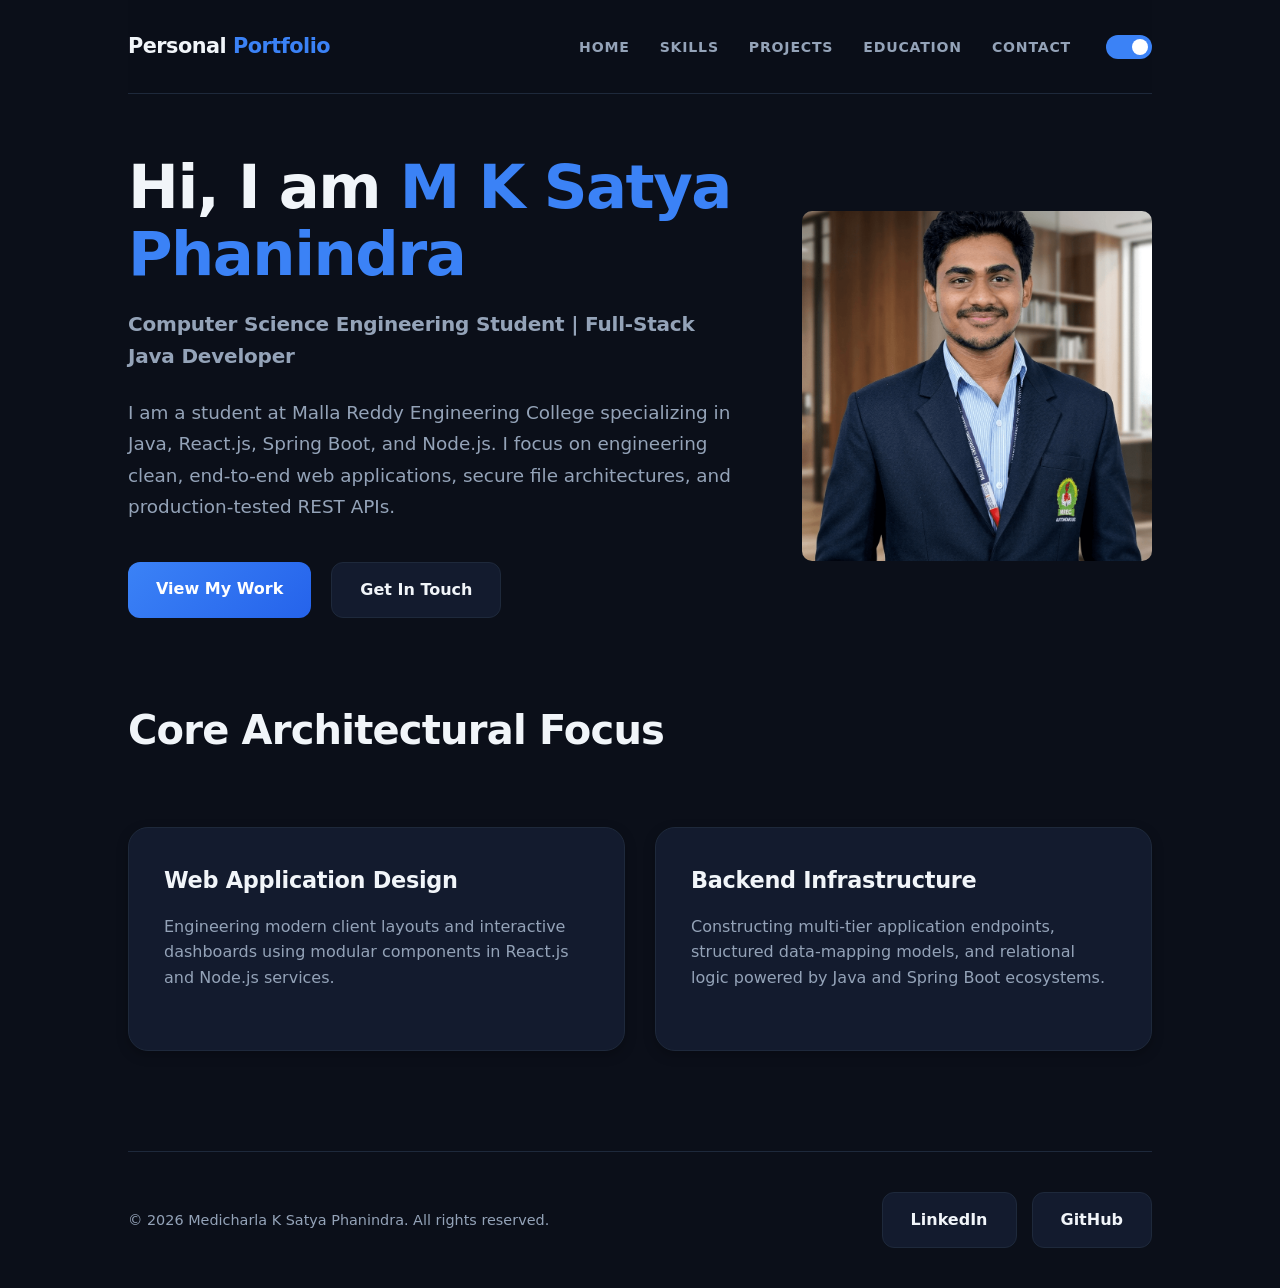
<file: index.html>
<!DOCTYPE html>
<html lang="en" data-theme="dark">

<head>
    <meta charset="UTF-8">
    <meta name="viewport" content="width=device-width, initial-scale=1.0">
    <title>Portfolio | M K Satya Phanindra</title>
    <link rel="stylesheet" href="style.css">
</head>

<body>
    <div class="main">
        <header class="top-section">
            <div class="logo">Personal<span> Portfolio</span></div>
            <div class="nav-container">
                <nav>
                    <ul class="nav-links">
                        <li><a href="index.html">Home</a></li>
                        <li><a href="skill.html">Skills</a></li>
                        <li><a href="project.html">Projects</a></li>
                        <li><a href="education.html">Education</a></li>
                        <li><a href="contact.html">Contact</a></li>
                    </ul>
                </nav>
                <label class="theme-switch" for="checkbox">
                    <input type="checkbox" id="checkbox" />
                    <span class="slider"></span>
                </label>
            </div>
        </header>

        <section class="middle-section">
            <div class="personal-info">
                <h1>Hi, I am <span>M K Satya Phanindra</span></h1>
                <p class="sub-text">Computer Science Engineering Student | Full-Stack Java Developer</p>
                <p>I am a student at Malla Reddy Engineering College specializing in Java, React.js, Spring Boot, and
                    Node.js. I focus on engineering clean, end-to-end web applications, secure file architectures, and
                    production-tested REST APIs.</p>
                <div class="cta-buttons">
                    <a href="project.html" class="media submit-btn">View My Work</a>
                    <a href="contact.html" class="media">Get In Touch</a>
                </div>
            </div>
            <div class="profile-pic">
                <img src="pic.png" alt="Satya Phanindra">
            </div>
        </section>

        <main class="content">
            <div class="title-header">
                <h2>Core Architectural Focus</h2>
            </div>
            <div class="portfolio-grid">
                <div class="project-card">
                    <h3>Web Application Design</h3>
                    <p>Engineering modern client layouts and interactive dashboards using modular components in React.js
                        and Node.js services.</p>
                </div>
                <div class="project-card">
                    <h3>Backend Infrastructure</h3>
                    <p>Constructing multi-tier application endpoints, structured data-mapping models, and relational
                        logic powered by Java and Spring Boot ecosystems.</p>
                </div>
            </div>
        </main>

        <footer class="bottom-section">
            <p class="footer-text">© 2026 Medicharla K Satya Phanindra. All rights reserved.</p>
            <div class="social-links">
                <a href="https://www.linkedin.com/in/m-k-satya-phanindra-839710374/" target="_blank"
                    class="media">LinkedIn</a>
                <a href="https://github.com/Kanish20X" target="_blank" class="media">GitHub</a>
            </div>
        </footer>
    </div>
    <script src="script.js"></script>
</body>

</html>
</file>
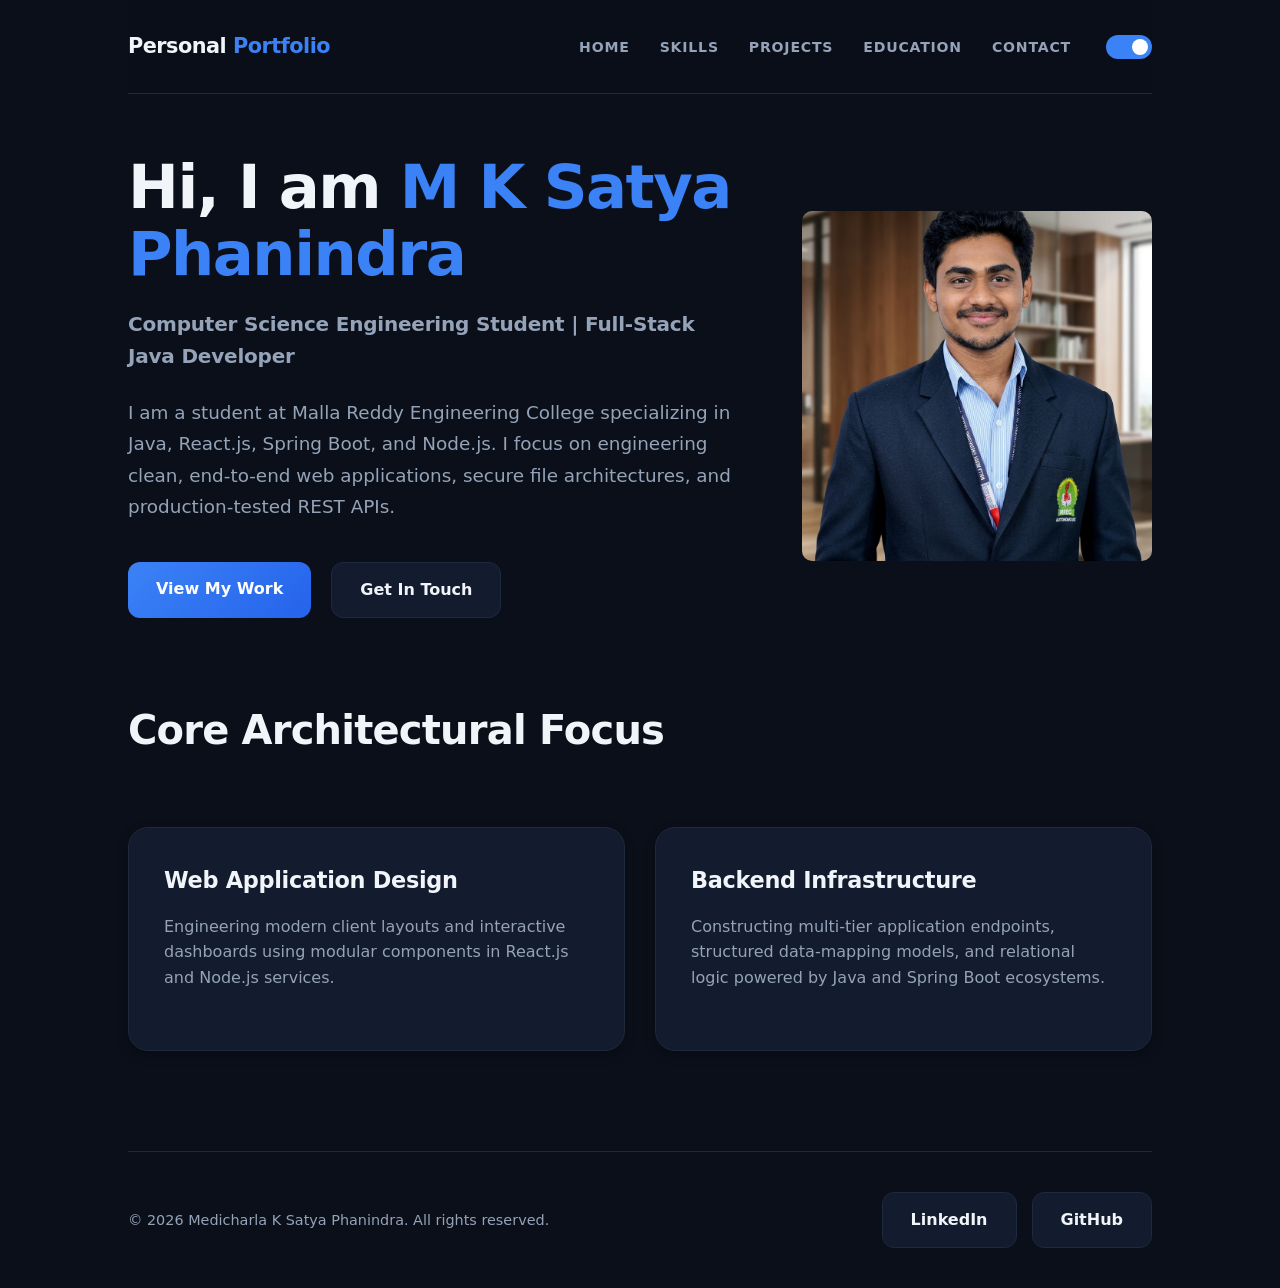
<file: portfolio/index.html>
<!DOCTYPE html>
<html lang="en" data-theme="dark">

<head>
    <meta charset="UTF-8">
    <meta name="viewport" content="width=device-width, initial-scale=1.0">
    <title>Portfolio | M K Satya Phanindra</title>
    <link rel="stylesheet" href="style.css">
</head>

<body>
    <div class="main">
        <header class="top-section">
            <div class="logo">Personal<span> Portfolio</span></div>
            <div class="nav-container">
                <nav>
                    <ul class="nav-links">
                        <li><a href="index.html">Home</a></li>
                        <li><a href="skill.html">Skills</a></li>
                        <li><a href="project.html">Projects</a></li>
                        <li><a href="education.html">Education</a></li>
                        <li><a href="contact.html">Contact</a></li>
                    </ul>
                </nav>
                <label class="theme-switch" for="checkbox">
                    <input type="checkbox" id="checkbox" />
                    <span class="slider"></span>
                </label>
            </div>
        </header>

        <section class="middle-section">
            <div class="personal-info">
                <h1>Hi, I am <span>M K Satya Phanindra</span></h1>
                <p class="sub-text">Computer Science Engineering Student | Full-Stack Java Developer</p>
                <p>I am a student at Malla Reddy Engineering College specializing in Java, React.js, Spring Boot, and
                    Node.js. I focus on engineering clean, end-to-end web applications, secure file architectures, and
                    production-tested REST APIs.</p>
                <div class="cta-buttons">
                    <a href="project.html" class="media submit-btn">View My Work</a>
                    <a href="contact.html" class="media">Get In Touch</a>
                </div>
            </div>
            <div class="profile-pic">
                <img src="./ipic.png" alt="Satya Phanindra">
            </div>
        </section>

        <main class="content">
            <div class="title-header">
                <h2>Core Architectural Focus</h2>
            </div>
            <div class="portfolio-grid">
                <div class="project-card">
                    <h3>Web Application Design</h3>
                    <p>Engineering modern client layouts and interactive dashboards using modular components in React.js
                        and Node.js services.</p>
                </div>
                <div class="project-card">
                    <h3>Backend Infrastructure</h3>
                    <p>Constructing multi-tier application endpoints, structured data-mapping models, and relational
                        logic powered by Java and Spring Boot ecosystems.</p>
                </div>
            </div>
        </main>

        <footer class="bottom-section">
            <p class="footer-text">© 2026 Medicharla K Satya Phanindra. All rights reserved.</p>
            <div class="social-links">
                <a href="https://www.linkedin.com/in/m-k-satya-phanindra-839710374/" target="_blank"
                    class="media">LinkedIn</a>
                <a href="https://github.com/Kanish20X" target="_blank" class="media">GitHub</a>
            </div>
        </footer>
    </div>
    <script src="script.js"></script>
</body>

</html>
</file>
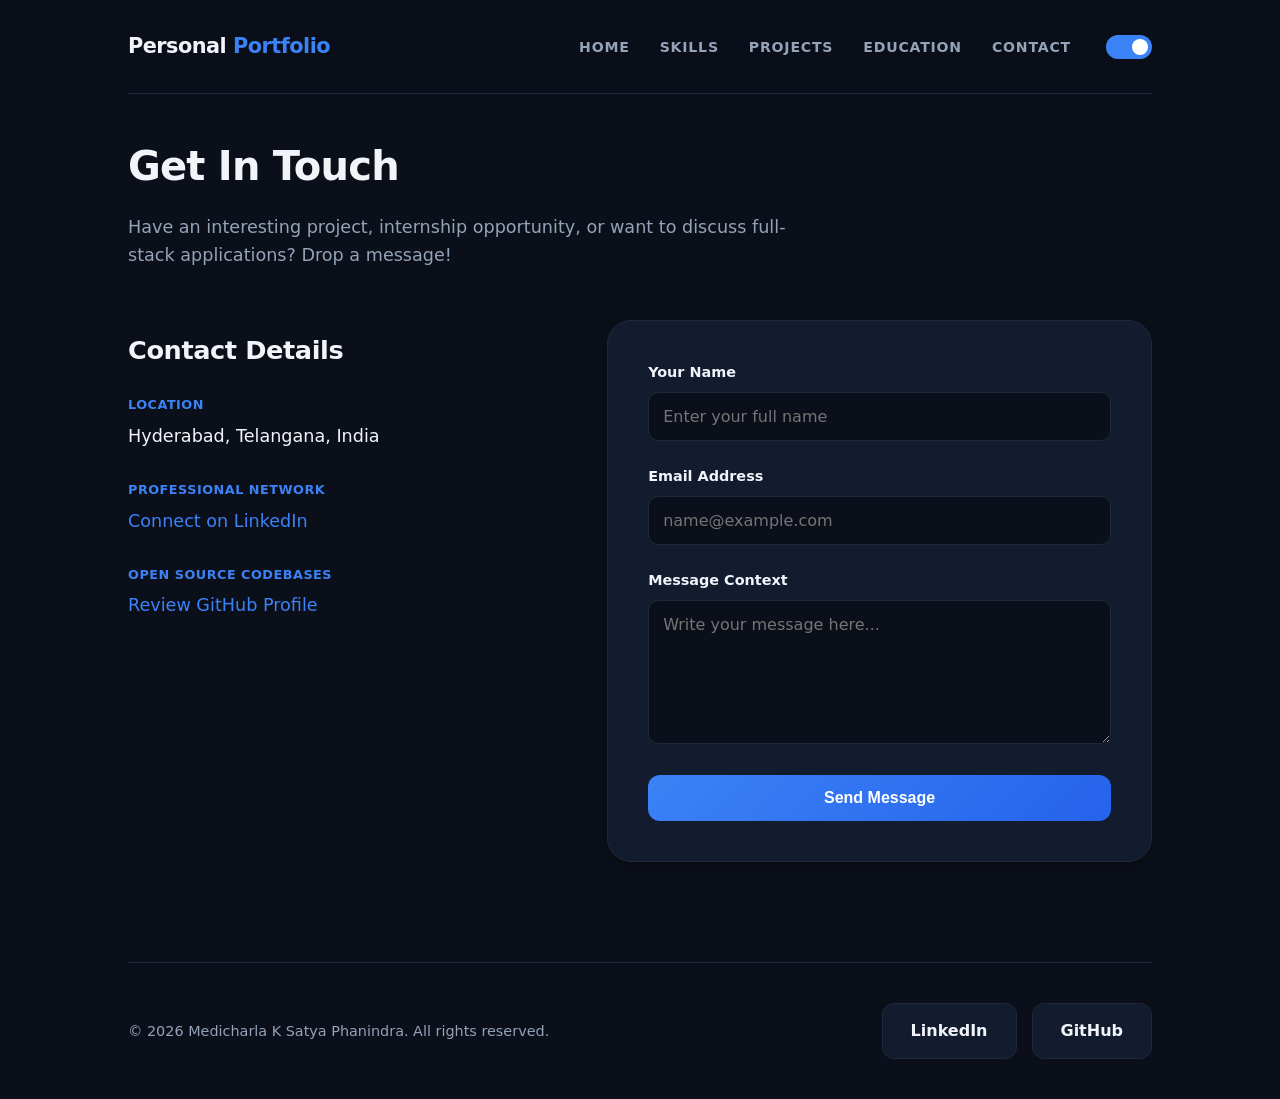
<file: contact.html>
<!DOCTYPE html>
<html lang="en">

<head>
    <meta charset="UTF-8">
    <meta name="viewport" content="width=device-width, initial-scale=1.0">
    <title>Contact | M K Satya Phanindra</title>
    <link rel="stylesheet" href="style.css">

</head>

<body>
    <div class="main">
        <div class="top-section">
            <div class="logo">Personal<span> Portfolio</span></div>
            <div class="nav-container">
                <ul class="nav-links">
                    <li><a href="index.html">Home</a></li>
                    <li><a href="skill.html">Skills</a></li>
                    <li><a href="project.html">Projects</a></li>
                    <li><a href="education.html">Education</a></li>
                    <li><a href="contact.html">Contact</a></li>
                </ul>
                <label class="theme-switch">
                    <input type="checkbox" id="checkbox" />
                    <div class="slider"></div>
                </label>
            </div>
        </div>


        <div class="content">
            <div class="title-header">
                <h2>Get In Touch</h2>
                <p>Have an interesting project, internship opportunity, or want to discuss full-stack applications? Drop
                    a message!</p>
            </div>

            <div class="contact-grid">
                <div class="info-sidebar">
                    <h3>Contact Details</h3>
                    <div class="info-details">
                        <label>Location</label>
                        <p>Hyderabad, Telangana, India</p>
                    </div>
                    <div class="info-details">
                        <label>Professional Network</label>
                        <p><a href="https://www.linkedin.com/in/m-k-satya-phanindra-839710374/"
                                style="color: var(--accent-color);">Connect on LinkedIn</a></p>
                    </div>
                    <div class="info-details">
                        <label>Open Source Codebases</label>
                        <p><a href="https://github.com/Kanish20X" style="color: var(--accent-color);">Review GitHub
                                Profile</a></p>
                    </div>
                </div>

                <div class="form-wrapper">
                    <form id="contactForm">
                        <div class="form-row">
                            <label for="name">Your Name</label>
                            <input type="text" id="name" class="form-input" placeholder="Enter your full name" required
                                autocomplete="name">
                        </div>
                        <div class="form-row">
                            <label for="email">Email Address</label>
                            <input type="email" id="email" class="form-input" placeholder="name@example.com" required
                                autocomplete="email">
                        </div>
                        <div class="form-row">
                            <label for="message">Message Context</label>
                            <textarea id="message" class="form-input" rows="6" placeholder="Write your message here..."
                                required></textarea>
                        </div>
                        <button type="submit" class="media submit-btn" style="width: 100%;">Send Message</button>
                    </form>
                </div>
            </div>
        </div>

        <div class="bottom-section">
            <p class="footer-text">© 2026 Medicharla K Satya Phanindra. All rights reserved.</p>
            <div class="social-links">
                <a href="https://www.linkedin.com/in/m-k-satya-phanindra-839710374/" class="media">LinkedIn</a>
                <a href="https://github.com/Kanish20X" class="media">GitHub</a>
            </div>
        </div>
    </div>
    <script src="script.js"></script>
</body>

</html>
</file>
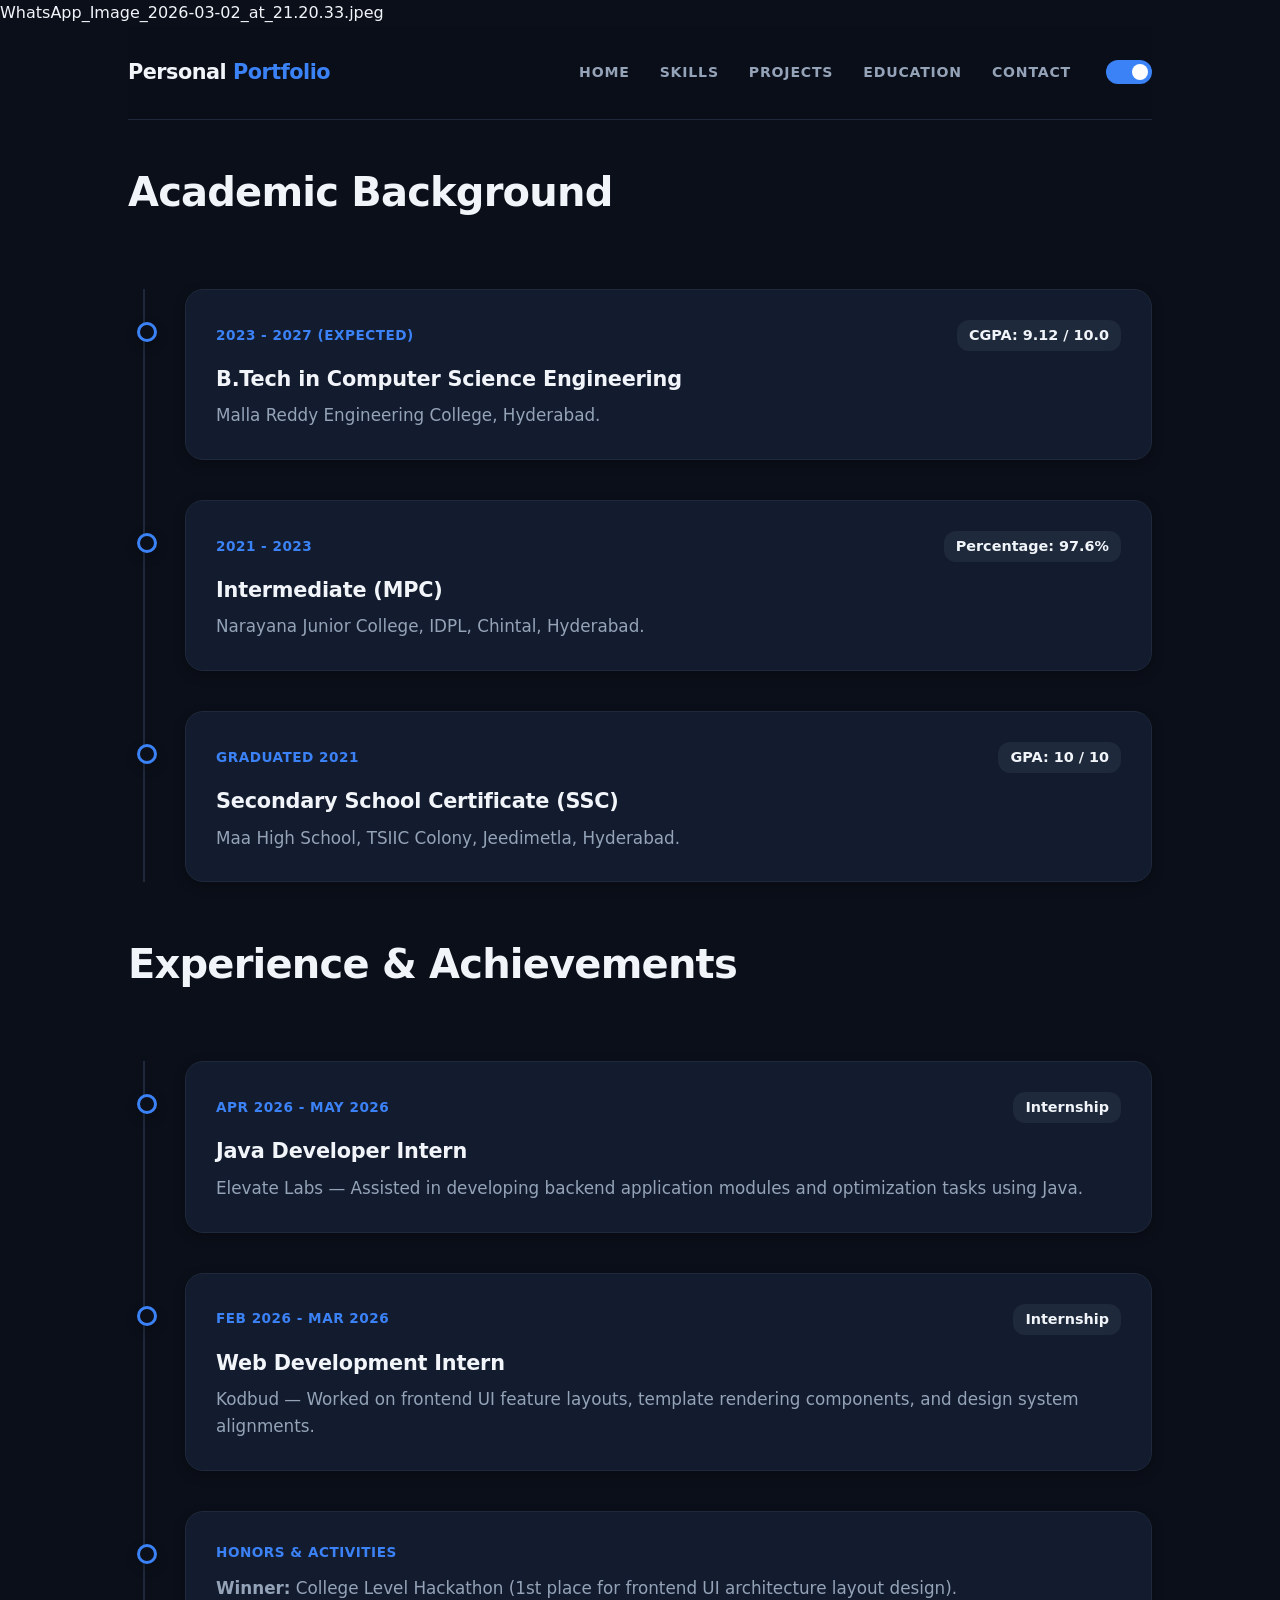
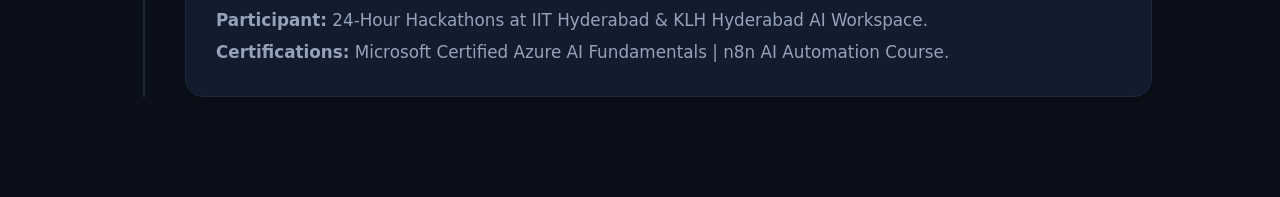
<file: education.html>
<!DOCTYPE html>
<html lang="en">

<head>
    <meta charset="UTF-8">WhatsApp_Image_2026-03-02_at_21.20.33.jpeg
    <meta name="viewport" content="width=device-width, initial-scale=1.0">
    <title>Education & History | Satya Phanindra</title>
    <link rel="stylesheet" href="style.css">

</head>

<body>
    <div class="main">
        <div class="top-section">
            <div class="logo">Personal<span> Portfolio</span></div>
            <div class="nav-container">
                <ul class="nav-links">
                    <li><a href="index.html">Home</a></li>
                    <li><a href="skill.html">Skills</a></li>
                    <li><a href="project.html">Projects</a></li>
                    <li><a href="education.html">Education</a></li>
                    <li><a href="contact.html">Contact</a></li>
                </ul>
                <label class="theme-switch">
                    <input type="checkbox" id="checkbox" />
                    <div class="slider"></div>
                </label>
            </div>
        </div>

        <div class="content">
            <div class="title-header">
                <h2>Academic Background</h2>
            </div>

            <div class="timeline-track">
                <div class="timeline-card">
                    <div class="timeline-header">
                        <span class="timeline-meta">2023 - 2027 (Expected)</span>
                        <span class="timeline-score">CGPA: 9.12 / 10.0</span>
                    </div>
                    <h3>B.Tech in Computer Science Engineering</h3>
                    <p>Malla Reddy Engineering College, Hyderabad.</p>
                </div>

                <div class="timeline-card">
                    <div class="timeline-header">
                        <span class="timeline-meta">2021 - 2023</span>
                        <span class="timeline-score">Percentage: 97.6%</span>
                    </div>
                    <h3>Intermediate (MPC)</h3>
                    <p>Narayana Junior College, IDPL, Chintal, Hyderabad.</p>
                </div>

                <div class="timeline-card">
                    <div class="timeline-header">
                        <span class="timeline-meta">Graduated 2021</span>
                        <span class="timeline-score">GPA: 10 / 10</span>
                    </div>
                    <h3>Secondary School Certificate (SSC)</h3>
                    <p>Maa High School, TSIIC Colony, Jeedimetla, Hyderabad.</p>
                </div>
            </div>

            <div class="title-header" style="margin-top: 50px;">
                <h2>Experience & Achievements</h2>
            </div>

            <div class="timeline-track">
                <div class="timeline-card">
                    <div class="timeline-header">
                        <span class="timeline-meta">Apr 2026 - May 2026</span>
                        <span class="timeline-score">Internship</span>
                    </div>
                    <h3>Java Developer Intern</h3>
                    <p>Elevate Labs — Assisted in developing backend application modules and optimization tasks using
                        Java.</p>
                </div>

                <div class="timeline-card">
                    <div class="timeline-header">
                        <span class="timeline-meta">Feb 2026 - Mar 2026</span>
                        <span class="timeline-score">Internship</span>
                    </div>
                    <h3>Web Development Intern</h3>
                    <p>Kodbud — Worked on frontend UI feature layouts, template rendering components, and design system
                        alignments.</p>
                </div>

                <div class="timeline-card">
                    <div class="timeline-header">
                        <span class="timeline-meta">Honors & Activities</span>
                    </div>
                    <p style="margin-bottom: 5px;"><strong>Winner:</strong> College Level Hackathon (1st place for
                        frontend UI architecture layout design).</p>
                    <p style="margin-bottom: 5px;"><strong>Participant:</strong> 24-Hour Hackathons at IIT Hyderabad &
                        KLH Hyderabad AI Workspace.</p>
                    <p><strong>Certifications:</strong> Microsoft Certified Azure AI Fundamentals | n8n AI Automation
                        Course.</p>
                </div>
            </div>
        </div>
    </div>
    <script src="script.js"></script>
</body>

</html>
</file>
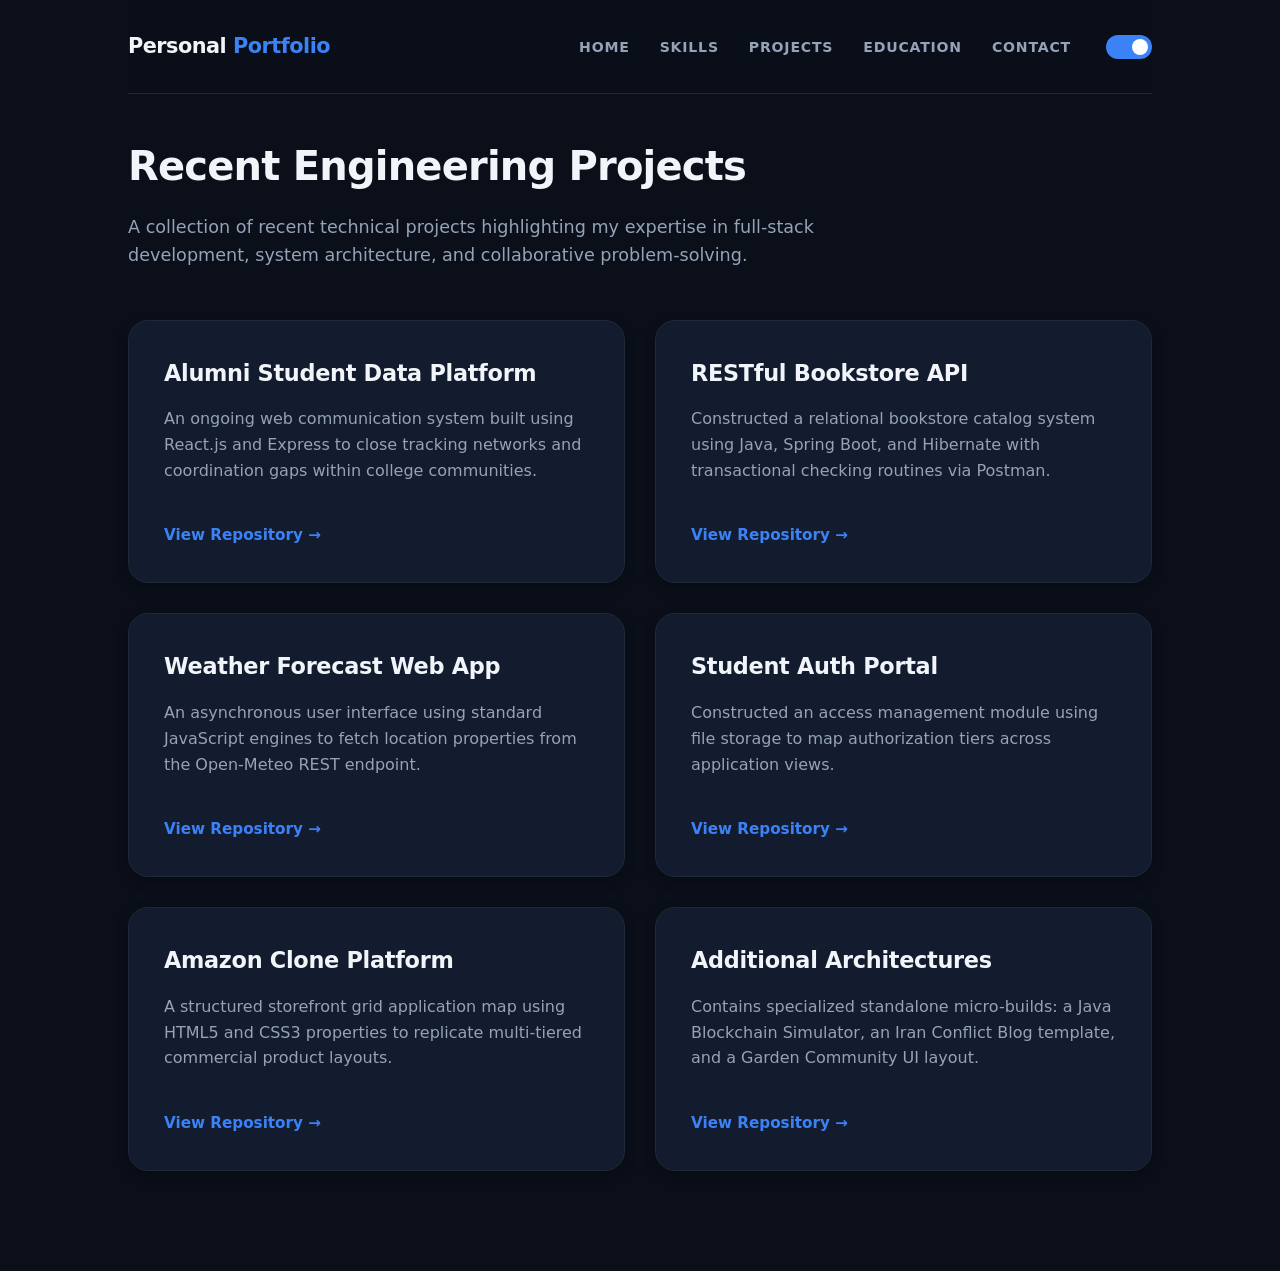
<file: project.html>
<!DOCTYPE html>
<html lang="en">

<head>
    <meta charset="UTF-8">
    <meta name="viewport" content="width=device-width, initial-scale=1.0">
    <title>Projects | Satya Phanindra</title>
    <link rel="stylesheet" href="style.css">

</head>

<body>
    <div class="main">
        <div class="top-section">
            <div class="logo">Personal<span> Portfolio</span></div>
            <div class="nav-container">
                <ul class="nav-links">
                    <li><a href="index.html">Home</a></li>
                    <li><a href="skill.html">Skills</a></li>
                    <li><a href="project.html">Projects</a></li>
                    <li><a href="education.html">Education</a></li>
                    <li><a href="contact.html">Contact</a></li>
                </ul>
                <label class="theme-switch">
                    <input type="checkbox" id="checkbox" />
                    <div class="slider"></div>
                </label>
            </div>
        </div>

        <div class="content">
            <div class="title-header">
                <h2>Recent Engineering Projects</h2>
                <p>A collection of recent technical projects highlighting my expertise in full-stack development, system
                    architecture, and collaborative problem-solving.</p>
            </div>

            <div class="portfolio-grid">
                <div class="project-card">
                    <h3>Alumni Student Data Platform</h3>
                    <p>An ongoing web communication system built using React.js and Express to close tracking networks
                        and coordination gaps within college communities.</p>
                    <a href="https://github.com/Kanish20X/Alumni-Student-Data-Management" class="view-link">View
                        Repository →</a>
                </div>
                <div class="project-card">
                    <h3>RESTful Bookstore API</h3>
                    <p>Constructed a relational bookstore catalog system using Java, Spring Boot, and Hibernate with
                        transactional checking routines via Postman.</p>
                    <a href="https://github.com/Kanish20X" class="view-link">View Repository →</a>
                </div>
                <div class="project-card">
                    <h3>Weather Forecast Web App</h3>
                    <p>An asynchronous user interface using standard JavaScript engines to fetch location properties
                        from the Open-Meteo REST endpoint.</p>
                    <a href="https://github.com/Kanish20X/Weather_Dashboard" class="view-link">View Repository →</a>
                </div>
                <div class="project-card">
                    <h3>Student Auth Portal</h3>
                    <p>Constructed an access management module using file storage to map authorization tiers across
                        application views.</p>
                    <a href="https://github.com/Kanish20X/student-portal-auth" class="view-link">View Repository →</a>
                </div>
                <div class="project-card">
                    <h3>Amazon Clone Platform</h3>
                    <p>A structured storefront grid application map using HTML5 and CSS3 properties to replicate
                        multi-tiered commercial product layouts.</p>
                    <a href="https://github.com/Kanish20X" class="view-link">View Repository →</a>
                </div>
                <div class="project-card">
                    <h3>Additional Architectures</h3>
                    <p>Contains specialized standalone micro-builds: a Java Blockchain Simulator, an Iran Conflict Blog
                        template, and a Garden Community UI layout.</p>
                    <a href="https://github.com/Kanish20X" class="view-link">View Repository →</a>
                </div>
            </div>
        </div>
    </div>
    <script src="script.js"></script>
</body>

</html>
</file>
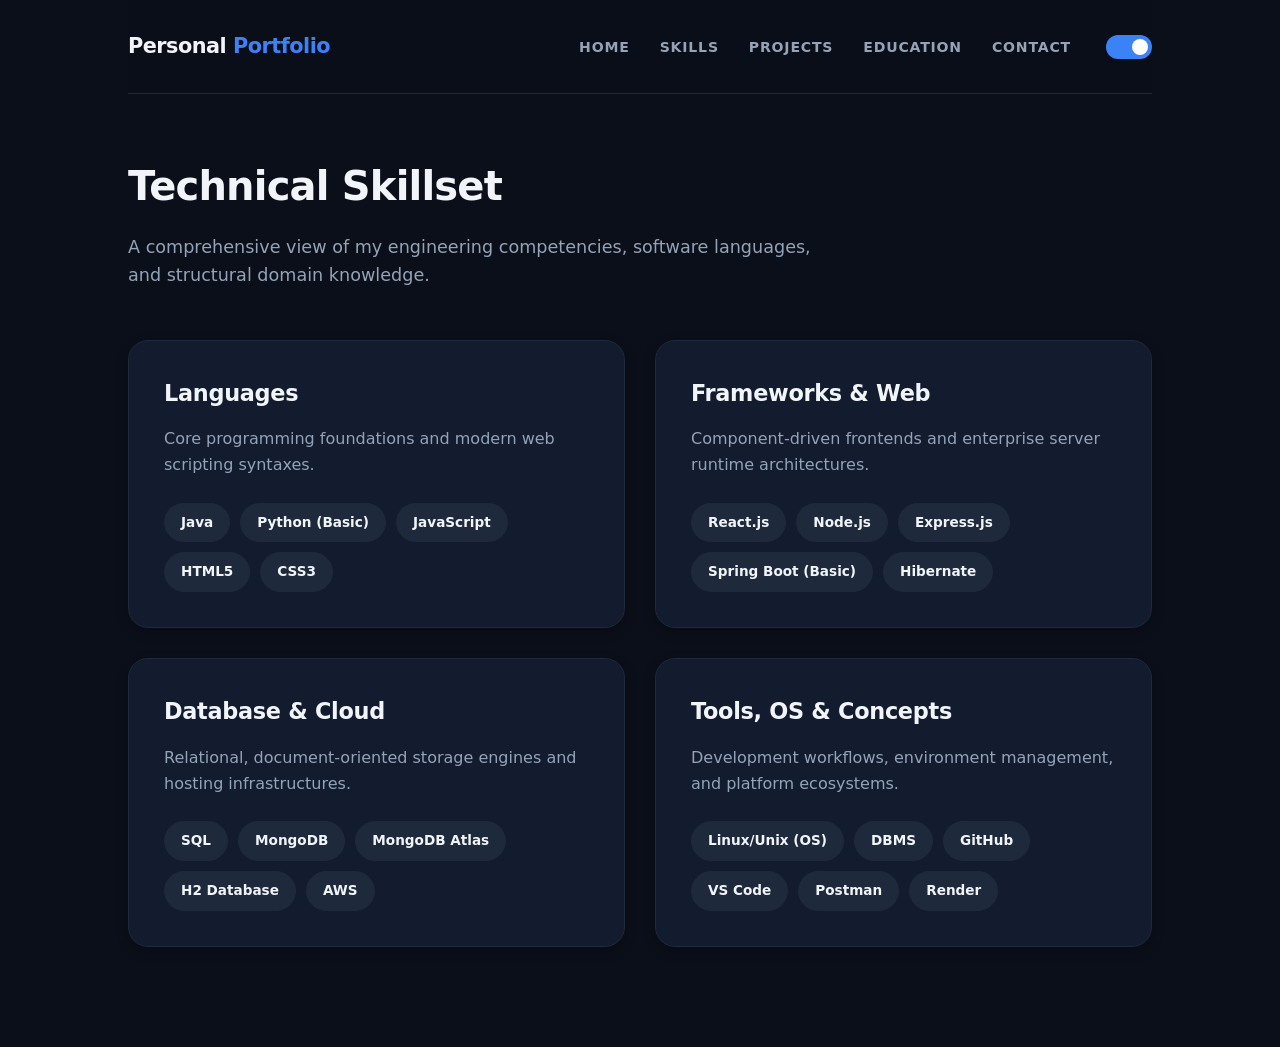
<file: skill.html>
<!DOCTYPE html>
<html lang="en">

<head>
    <meta charset="UTF-8">
    <meta name="viewport" content="width=device-width, initial-scale=1.0">
    <title>Skills | Satya Phanindra</title>
    <link rel="stylesheet" href="style.css">
    <style>
        .content {
            justify-content: flex-start !important;
            padding-top: 60px !important;
        }

        .skill-group-card {
            transition: transform 0.3s ease, box-shadow 0.3s ease, border-color 0.3s ease;
        }

        .skill-group-card:hover {
            transform: translateY(-5px);
            box-shadow: 0 8px 24px rgba(0, 140, 255, 0.15);
            border-color: var(--accent-color, #008cff);
        }

        .badge {
            transition: all 0.25s ease;
            cursor: default;
            display: inline-block;
        }

        .badge:hover {
            background-color: var(--accent-color, #008cff) !important;
            color: #fff !important;
            transform: scale(1.1);
            box-shadow: 0 4px 10px rgba(0, 140, 255, 0.3);
        }
    </style>
</head>

<body>
    <div class="main">
        <div class="top-section">
            <div class="logo">Personal<span> Portfolio</span></div>
            <div class="nav-container">
                <ul class="nav-links">
                    <li><a href="index.html">Home</a></li>
                    <li><a href="skill.html">Skills</a></li>
                    <li><a href="project.html">Projects</a></li>
                    <li><a href="education.html">Education</a></li>
                    <li><a href="contact.html">Contact</a></li>
                </ul>
                <label class="theme-switch">
                    <input type="checkbox" id="checkbox" />
                    <div class="slider"></div>
                </label>
            </div>
        </div>

        <div class="content">
            <div class="title-header">
                <h2>Technical Skillset</h2>
                <p>A comprehensive view of my engineering competencies, software languages, and structural domain
                    knowledge.</p>
            </div>

            <div class="portfolio-grid">
                <div class="skill-group-card">
                    <h3>Languages</h3>
                    <p>Core programming foundations and modern web scripting syntaxes.</p>
                    <div class="badge-container">
                        <span class="badge">Java</span>
                        <span class="badge">Python (Basic)</span>
                        <span class="badge">JavaScript</span>
                        <span class="badge">HTML5</span>
                        <span class="badge">CSS3</span>
                    </div>
                </div>

                <div class="skill-group-card">
                    <h3>Frameworks & Web</h3>
                    <p>Component-driven frontends and enterprise server runtime architectures.</p>
                    <div class="badge-container">
                        <span class="badge">React.js</span>
                        <span class="badge">Node.js</span>
                        <span class="badge">Express.js</span>
                        <span class="badge">Spring Boot (Basic)</span>
                        <span class="badge">Hibernate</span>
                    </div>
                </div>

                <div class="skill-group-card">
                    <h3>Database & Cloud</h3>
                    <p>Relational, document-oriented storage engines and hosting infrastructures.</p>
                    <div class="badge-container">
                        <span class="badge">SQL</span>
                        <span class="badge">MongoDB</span>
                        <span class="badge">MongoDB Atlas</span>
                        <span class="badge">H2 Database</span>
                        <span class="badge">AWS</span>
                    </div>
                </div>

                <div class="skill-group-card">
                    <h3>Tools, OS & Concepts</h3>
                    <p>Development workflows, environment management, and platform ecosystems.</p>
                    <div class="badge-container">
                        <span class="badge">Linux/Unix (OS)</span>
                        <span class="badge">DBMS</span>
                        <span class="badge">GitHub</span>
                        <span class="badge">VS Code</span>
                        <span class="badge">Postman</span>
                        <span class="badge">Render</span>
                    </div>
                </div>
            </div>
        </div>
        <script src="script.js"></script>
</body>

</html>
</file>
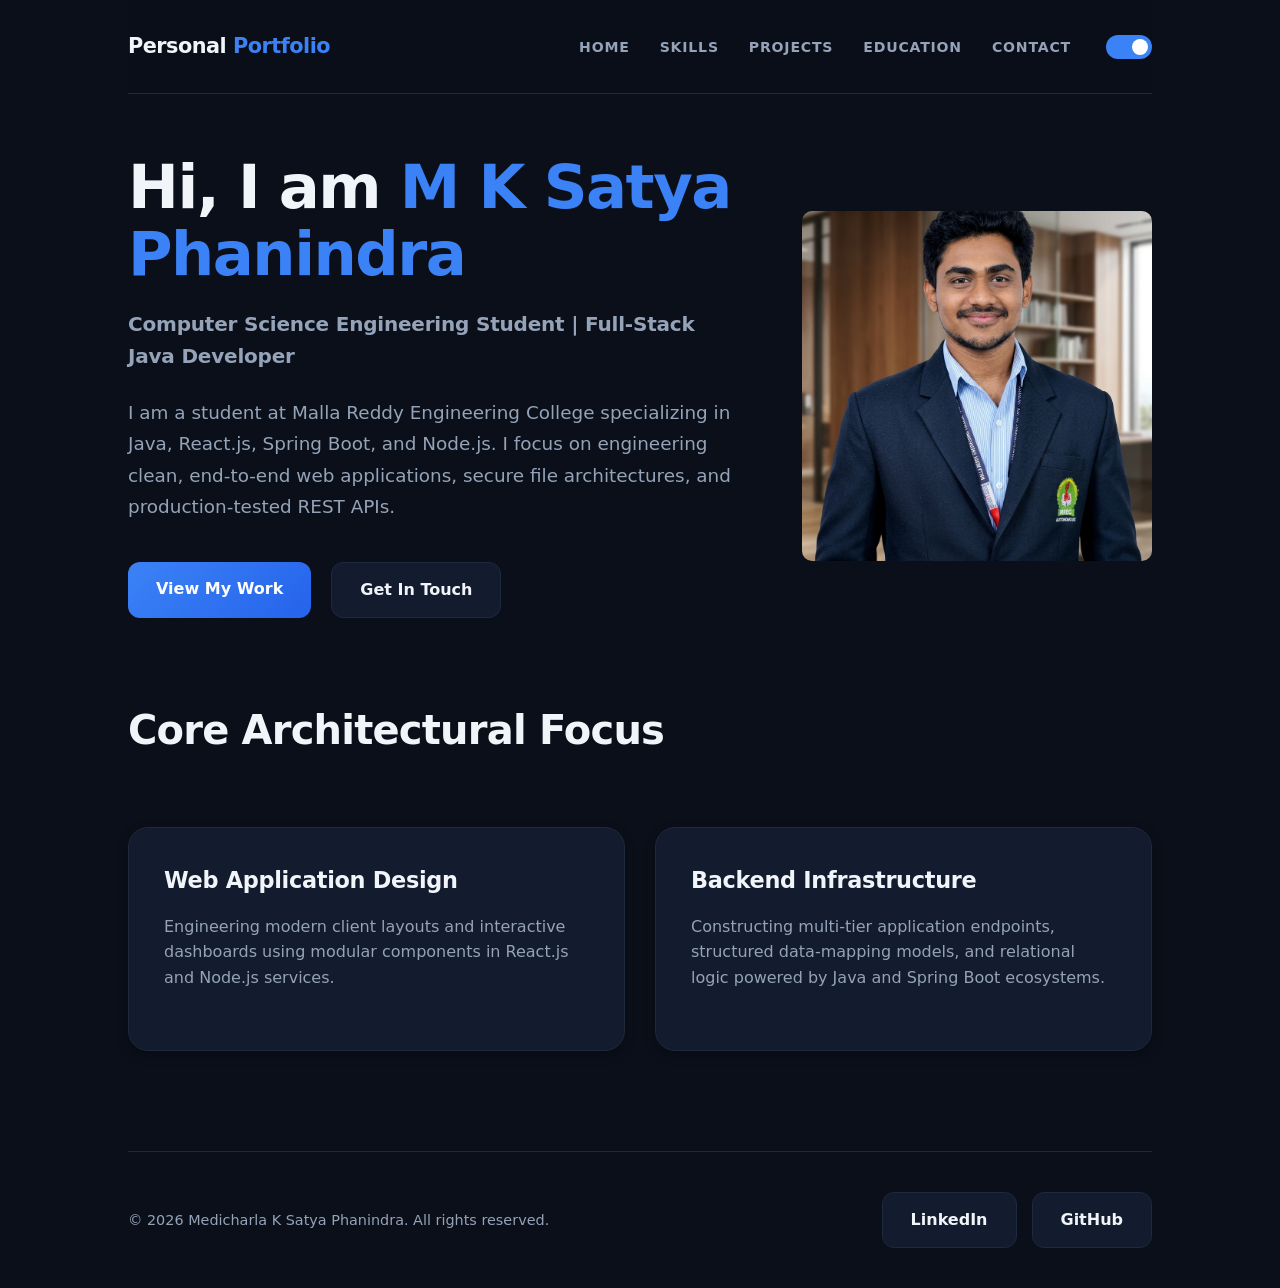
<file: portfolio/home.html>
<!DOCTYPE html>
<html lang="en" data-theme="dark">

<head>
    <meta charset="UTF-8">
    <meta name="viewport" content="width=device-width, initial-scale=1.0">
    <title>Portfolio | M K Satya Phanindra</title>
    <link rel="stylesheet" href="style.css">
</head>

<body>
    <div class="main">
        <header class="top-section">
            <div class="logo">Personal<span> Portfolio</span></div>
            <div class="nav-container">
                <nav>
                    <ul class="nav-links">
                        <li><a href="home.html">Home</a></li>
                        <li><a href="skill.html">Skills</a></li>
                        <li><a href="project.html">Projects</a></li>
                        <li><a href="education.html">Education</a></li>
                        <li><a href="contact.html">Contact</a></li>
                    </ul>
                </nav>
                <label class="theme-switch" for="checkbox">
                    <input type="checkbox" id="checkbox" />
                    <span class="slider"></span>
                </label>
            </div>
        </header>

        <section class="middle-section">
            <div class="personal-info">
                <h1>Hi, I am <span>M K Satya Phanindra</span></h1>
                <p class="sub-text">Computer Science Engineering Student | Full-Stack Java Developer</p>
                <p>I am a student at Malla Reddy Engineering College specializing in Java, React.js, Spring Boot, and
                    Node.js. I focus on engineering clean, end-to-end web applications, secure file architectures, and
                    production-tested REST APIs.</p>
                <div class="cta-buttons">
                    <a href="project.html" class="media submit-btn">View My Work</a>
                    <a href="contact.html" class="media">Get In Touch</a>
                </div>
            </div>
            <div class="profile-pic">
                <img src="./ipic.png" alt="Satya Phanindra">
            </div>
        </section>

        <main class="content">
            <div class="title-header">
                <h2>Core Architectural Focus</h2>
            </div>
            <div class="portfolio-grid">
                <div class="project-card">
                    <h3>Web Application Design</h3>
                    <p>Engineering modern client layouts and interactive dashboards using modular components in React.js
                        and Node.js services.</p>
                </div>
                <div class="project-card">
                    <h3>Backend Infrastructure</h3>
                    <p>Constructing multi-tier application endpoints, structured data-mapping models, and relational
                        logic powered by Java and Spring Boot ecosystems.</p>
                </div>
            </div>
        </main>

        <footer class="bottom-section">
            <p class="footer-text">© 2026 Medicharla K Satya Phanindra. All rights reserved.</p>
            <div class="social-links">
                <a href="https://www.linkedin.com/in/m-k-satya-phanindra-839710374/" target="_blank"
                    class="media">LinkedIn</a>
                <a href="https://github.com/Kanish20X" target="_blank" class="media">GitHub</a>
            </div>
        </footer>
    </div>
    <script src="script.js"></script>
</body>

</html>
</file>
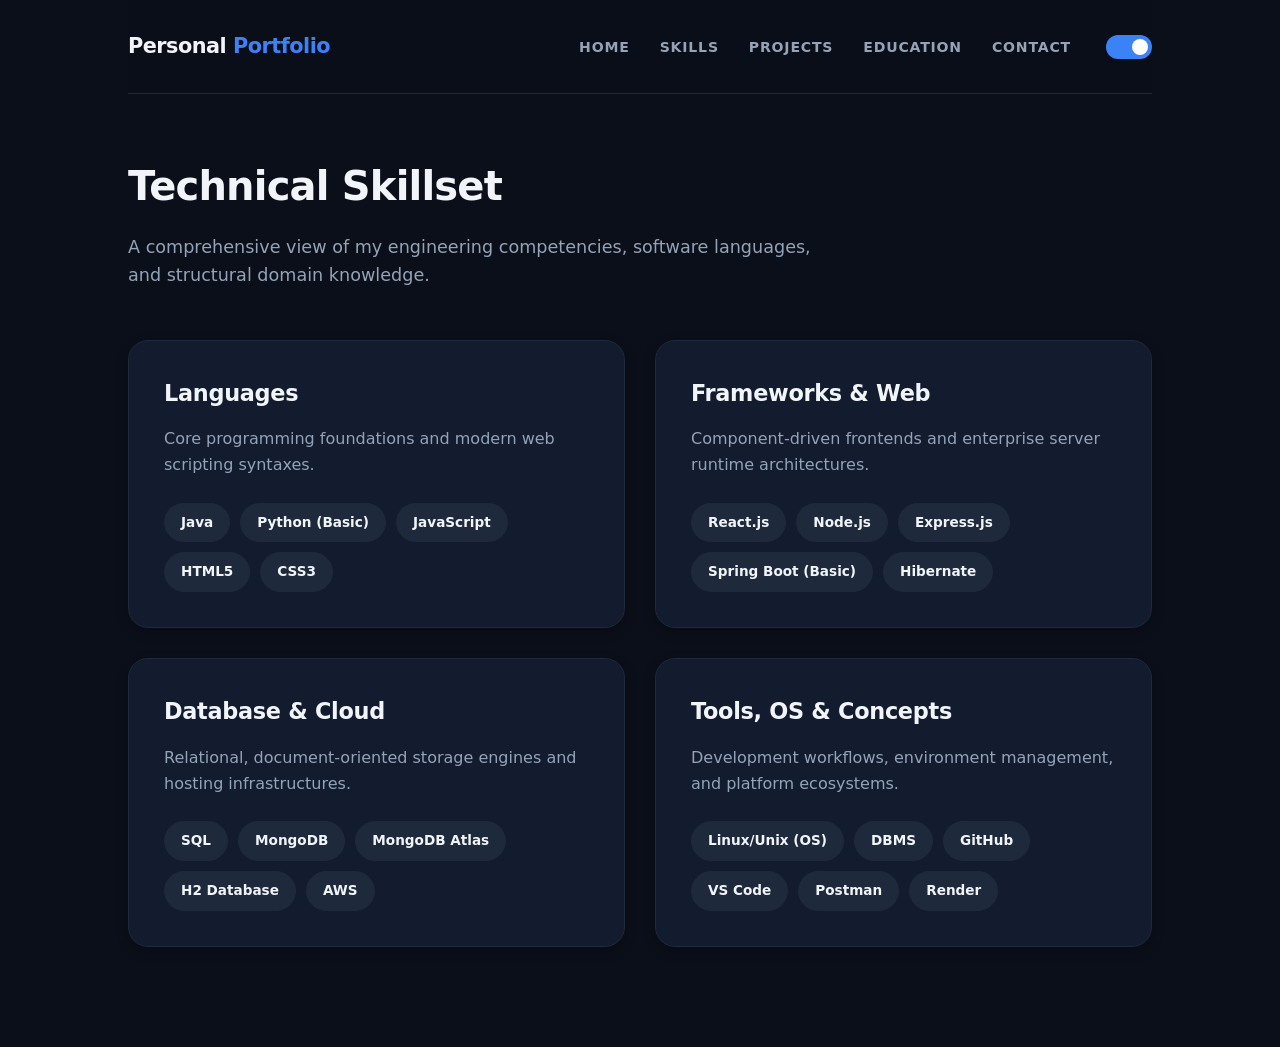
<file: portfolio/skill.html>
<!DOCTYPE html>
<html lang="en">

<head>
    <meta charset="UTF-8">
    <meta name="viewport" content="width=device-width, initial-scale=1.0">
    <title>Skills | Satya Phanindra</title>
    <link rel="stylesheet" href="style.css">
    <style>
        .content {
            justify-content: flex-start !important;
            padding-top: 60px !important;
        }

        .skill-group-card {
            transition: transform 0.3s ease, box-shadow 0.3s ease, border-color 0.3s ease;
        }

        .skill-group-card:hover {
            transform: translateY(-5px);
            box-shadow: 0 8px 24px rgba(0, 140, 255, 0.15);
            border-color: var(--accent-color, #008cff);
        }

        .badge {
            transition: all 0.25s ease;
            cursor: default;
            display: inline-block;
        }

        .badge:hover {
            background-color: var(--accent-color, #008cff) !important;
            color: #fff !important;
            transform: scale(1.1);
            box-shadow: 0 4px 10px rgba(0, 140, 255, 0.3);
        }
    </style>
</head>

<body>
    <div class="main">
        <div class="top-section">
            <div class="logo">Personal<span> Portfolio</span></div>
            <div class="nav-container">
                <ul class="nav-links">
                    <li><a href="home.html">Home</a></li>
                    <li><a href="skill.html">Skills</a></li>
                    <li><a href="project.html">Projects</a></li>
                    <li><a href="education.html">Education</a></li>
                    <li><a href="contact.html">Contact</a></li>
                </ul>
                <label class="theme-switch">
                    <input type="checkbox" id="checkbox" />
                    <div class="slider"></div>
                </label>
            </div>
        </div>

        <div class="content">
            <div class="title-header">
                <h2>Technical Skillset</h2>
                <p>A comprehensive view of my engineering competencies, software languages, and structural domain
                    knowledge.</p>
            </div>

            <div class="portfolio-grid">
                <div class="skill-group-card">
                    <h3>Languages</h3>
                    <p>Core programming foundations and modern web scripting syntaxes.</p>
                    <div class="badge-container">
                        <span class="badge">Java</span>
                        <span class="badge">Python (Basic)</span>
                        <span class="badge">JavaScript</span>
                        <span class="badge">HTML5</span>
                        <span class="badge">CSS3</span>
                    </div>
                </div>

                <div class="skill-group-card">
                    <h3>Frameworks & Web</h3>
                    <p>Component-driven frontends and enterprise server runtime architectures.</p>
                    <div class="badge-container">
                        <span class="badge">React.js</span>
                        <span class="badge">Node.js</span>
                        <span class="badge">Express.js</span>
                        <span class="badge">Spring Boot (Basic)</span>
                        <span class="badge">Hibernate</span>
                    </div>
                </div>

                <div class="skill-group-card">
                    <h3>Database & Cloud</h3>
                    <p>Relational, document-oriented storage engines and hosting infrastructures.</p>
                    <div class="badge-container">
                        <span class="badge">SQL</span>
                        <span class="badge">MongoDB</span>
                        <span class="badge">MongoDB Atlas</span>
                        <span class="badge">H2 Database</span>
                        <span class="badge">AWS</span>
                    </div>
                </div>

                <div class="skill-group-card">
                    <h3>Tools, OS & Concepts</h3>
                    <p>Development workflows, environment management, and platform ecosystems.</p>
                    <div class="badge-container">
                        <span class="badge">Linux/Unix (OS)</span>
                        <span class="badge">DBMS</span>
                        <span class="badge">GitHub</span>
                        <span class="badge">VS Code</span>
                        <span class="badge">Postman</span>
                        <span class="badge">Render</span>
                    </div>
                </div>
            </div>
        </div>
        <script src="script.js"></script>
</body>

</html>
</file>
<file: style.css>
* {
    margin: 0;
    padding: 0;
    box-sizing: border-box;
    transition: background-color 0.3s ease,
        border-color 0.3s ease,
        color 0.3s ease,
        box-shadow 0.3s ease,
        transform 0.3s cubic-bezier(0.34, 1.56, 0.64, 1);
}

:root {
    --bg-color: #ffffff;
    --text-primary: #0f172a;
    --text-secondary: #475569;
    --accent-color: #2563eb;
    --accent-gradient: linear-gradient(135deg, #2563eb 0%, #1d4ed8 100%);
    --card-bg: #f8fafc;
    --card-border: #e2e8f0;
    --nav-bg: rgba(255, 255, 255, 0.85);
    --shadow-sm: 0 2px 8px rgba(15, 23, 42, 0.05);
    --shadow-lg: 0 15px 30px rgba(15, 23, 42, 0.08);
    --pill-bg: #e2e8f0;
    --pill-text: #1e293b;
}

[data-theme="dark"] {
    --bg-color: #0b0f19;
    --text-primary: #f1f5f9;
    --text-secondary: #94a3b8;
    --accent-color: #3b82f6;
    --accent-gradient: linear-gradient(135deg, #3b82f6 0%, #2563eb 100%);
    --card-bg: #131b2e;
    --card-border: #1e293b;
    --nav-bg: rgba(11, 15, 25, 0.85);
    --shadow-sm: 0 4px 12px rgba(0, 0, 0, 0.25);
    --shadow-lg: 0 20px 40px rgba(0, 0, 0, 0.45);
    --pill-bg: #1e293b;
    --pill-text: #f1f5f9;
}

body {
    font-family: system-ui, -apple-system, BlinkMacSystemFont, 'Segoe UI', Roboto, sans-serif;
    background-color: var(--bg-color);
    color: var(--text-primary);
    line-height: 1.6;
}

.main {
    width: 100%;
    padding: 0 10%;
    min-height: 100vh;
    display: flex;
    flex-direction: column;
}

.top-section {
    display: flex;
    justify-content: space-between;
    align-items: center;
    padding: 30px 0;
    border-bottom: 1px solid var(--card-border);
    position: sticky;
    top: 0;
    background: var(--nav-bg);
    backdrop-filter: blur(12px);
    -webkit-backdrop-filter: blur(12px);
    z-index: 1000;
}

.logo {
    font-weight: 800;
    font-size: 1.3rem;
    color: var(--text-primary);
    letter-spacing: -0.5px;
}

.logo span {
    color: var(--accent-color);
}

.nav-container {
    display: flex;
    align-items: center;
    gap: 35px;
}

.nav-links {
    list-style: none;
    display: flex;
    gap: 30px;
}

.nav-links a {
    text-decoration: none;
    color: var(--text-secondary);
    font-size: 0.88rem;
    font-weight: 600;
    text-transform: uppercase;
    letter-spacing: 0.8px;
    transition: color 0.2s ease;
}

.nav-links a:hover {
    color: var(--text-primary);
}

.theme-switch {
    display: inline-block;
    height: 24px;
    position: relative;
    width: 46px;
}

.theme-switch input {
    display: none;
}

.slider {
    background-color: #cbd5e1;
    bottom: 0;
    cursor: pointer;
    left: 0;
    position: absolute;
    right: 0;
    top: 0;
    border-radius: 34px;
}

.slider:before {
    background-color: #fff;
    content: "";
    height: 16px;
    left: 4px;
    bottom: 4px;
    position: absolute;
    width: 16px;
    border-radius: 50%;
}

input:checked+.slider {
    background-color: var(--accent-color);
}

input:checked+.slider:before {
    transform: translateX(22px);
}

.content {
    padding: 40px 0 100px 0;
    flex-grow: 1;
    display: flex;
    flex-direction: column;
    justify-content: flex-start;
}

.title-header {
    margin-bottom: 50px;
    max-width: 700px;
}

.title-header h2 {
    font-size: 2.5rem;
    font-weight: 800;
    letter-spacing: -0.8px;
    color: var(--text-primary);
    margin-bottom: 15px;
}

.title-header p {
    color: var(--text-secondary);
    font-size: 1.1rem;
}

.middle-section {
    display: flex;
    justify-content: space-between;
    align-items: center;
    gap: 60px;
    padding: 60px 0 40px 0;
}

.personal-info {
    flex: 1.4;
}

.personal-info h1 {
    font-size: 3.8rem;
    font-weight: 800;
    letter-spacing: -1.5px;
    line-height: 1.1;
    color: var(--text-primary);
    margin-bottom: 20px;
}

.personal-info h1 span {
    color: var(--accent-color);
}

.sub-text {
    font-size: 1.25rem;
    font-weight: 700;
    color: var(--text-secondary);
    margin-bottom: 25px;
    letter-spacing: -0.2px;
}

.personal-info p:not(.sub-text) {
    font-size: 1.15rem;
    color: var(--text-secondary);
    line-height: 1.7;
}

.cta-buttons {
    display: flex;
    gap: 20px;
    margin-top: 40px;
}

.profile-pic {
    width: min(350px, 90vw);
    aspect-ratio: 1;
    overflow: hidden;
    border-radius: 10px;
    display: flex;
    justify-content: center;
    align-items: center;
    transition: transform 0.3s ease;
}

.profile-pic:hover {
    transform: scale(1.05);
    box-shadow: 0 10px 20px rgba(0, 0, 0, 0.3);
    cursor: pointer;
}

.profile-pic img {
    width: 100%;
    height: 100%;
    object-fit: cover;
    transition: transform 0.3s ease;
}

.portfolio-grid {
    display: grid;
    grid-template-columns: repeat(auto-fit, minmax(340px, 1fr));
    gap: 30px;
}

.project-card,
.skill-group-card {
    background: var(--card-bg);
    border: 1px solid var(--card-border);
    padding: 35px;
    border-radius: 20px;
    box-shadow: var(--shadow-sm);
    display: flex;
    flex-direction: column;
}

.project-card:hover,
.skill-group-card:hover {
    transform: translateY(-6px);
    box-shadow: var(--shadow-lg);
    border-color: var(--accent-color);
}

.project-card h3,
.skill-group-card h3 {
    font-size: 1.4rem;
    font-weight: 700;
    color: var(--text-primary);
    margin-bottom: 15px;
    letter-spacing: -0.3px;
}

.project-card p,
.skill-group-card p {
    color: var(--text-secondary);
    font-size: 1rem;
    margin-bottom: 25px;
    line-height: 1.6;
}

.badge-container {
    display: flex;
    flex-wrap: wrap;
    gap: 10px;
    margin-top: auto;
}

.badge {
    background: var(--pill-bg);
    color: var(--pill-text);
    padding: 8px 16px;
    border-radius: 20px;
    font-size: 0.85rem;
    font-weight: 600;
    border: 1px solid var(--card-border);
    cursor: default;
    transition: all 0.25s ease;
}

.badge:hover {
    background: var(--accent-color);
    color: #ffffff;
    transform: scale(1.1);
}

.timeline-track {
    position: relative;
    border-left: 2px solid var(--card-border);
    padding-left: 40px;
    margin-left: 15px;
    display: flex;
    flex-direction: column;
    gap: 40px;
}

.timeline-card {
    position: relative;
    background: var(--card-bg);
    border: 1px solid var(--card-border);
    padding: 30px;
    border-radius: 18px;
    box-shadow: var(--shadow-sm);
}

.timeline-card::before {
    content: '';
    position: absolute;
    left: -49px;
    top: 32px;
    width: 14px;
    height: 14px;
    border-radius: 50%;
    background: var(--bg-color);
    border: 3.5px solid var(--accent-color);
    box-shadow: var(--shadow-sm);
}

.timeline-header {
    display: flex;
    justify-content: space-between;
    align-items: center;
    margin-bottom: 12px;
}

.timeline-meta {
    font-size: 0.85rem;
    font-weight: 700;
    color: var(--accent-color);
    text-transform: uppercase;
    letter-spacing: 0.5px;
}

.timeline-score {
    font-size: 0.9rem;
    font-weight: 700;
    color: var(--text-primary);
    background: var(--pill-bg);
    padding: 4px 12px;
    border-radius: 12px;
}

.timeline-card h3 {
    font-size: 1.3rem;
    color: var(--text-primary);
    margin-bottom: 6px;
    letter-spacing: -0.2px;
}

.timeline-card p {
    color: var(--text-secondary);
    font-size: 1.05rem;
}

.contact-grid {
    display: grid;
    grid-template-columns: 1fr 1.3fr;
    gap: 60px;
    align-items: start;
}

.info-sidebar {
    padding-top: 10px;
}

.info-sidebar h3 {
    font-size: 1.6rem;
    margin-bottom: 25px;
    color: var(--text-primary);
    letter-spacing: -0.4px;
}

.info-details {
    margin-bottom: 30px;
}

.info-details label {
    display: block;
    font-size: 0.8rem;
    font-weight: 700;
    text-transform: uppercase;
    color: var(--accent-color);
    margin-bottom: 6px;
    letter-spacing: 0.5px;
}

.info-details p,
.info-details a {
    font-size: 1.1rem;
    color: var(--text-primary);
    text-decoration: none;
    font-weight: 500;
}

.form-wrapper {
    background: var(--card-bg);
    border: 1px solid var(--card-border);
    padding: 40px;
    border-radius: 24px;
    box-shadow: var(--shadow-sm);
}

.form-row {
    margin-bottom: 24px;
}

.form-row label {
    display: block;
    font-size: 0.9rem;
    font-weight: 600;
    margin-bottom: 8px;
    color: var(--text-primary);
}

.form-input {
    width: 100%;
    background: var(--bg-color);
    border: 1px solid var(--card-border);
    color: var(--text-primary);
    padding: 14px;
    border-radius: 10px;
    outline: none;
    font-family: inherit;
    font-size: 1rem;
}

.form-input:focus {
    border-color: var(--accent-color);
    box-shadow: 0 0 0 3px rgba(37, 99, 235, 0.15);
}

.view-link {
    color: var(--accent-color);
    text-decoration: none;
    font-weight: 700;
    font-size: 0.95rem;
    margin-top: auto;
    padding-top: 15px;
    display: inline-block;
}

.media {
    padding: 14px 28px;
    border: 1px solid var(--card-border);
    background: var(--card-bg);
    border-radius: 12px;
    font-size: 1rem;
    font-weight: 600;
    text-decoration: none;
    color: var(--text-primary);
    text-align: center;
    display: inline-block;
    cursor: pointer;
}

.media:hover {
    border-color: var(--accent-color);
    transform: translateY(-2px);
    box-shadow: var(--shadow-sm);
}

.submit-btn {
    background: var(--accent-gradient);
    color: #ffffff !important;
    border: none;
}

.submit-btn:hover {
    box-shadow: 0 8px 20px rgba(37, 99, 235, 0.3);
}

.bottom-section {
    padding: 40px 0;
    border-top: 1px solid var(--card-border);
    display: flex;
    justify-content: space-between;
    align-items: center;
    margin-top: auto;
}

.footer-text {
    font-size: 0.9rem;
    color: var(--text-secondary);
}

.social-links {
    display: flex;
    gap: 15px;
}

@media (max-width: 950px) {
    .middle-section {
        flex-direction: column-reverse;
        text-align: center;
        padding: 60px 0;
        gap: 40px;
    }

    .contact-grid {
        grid-template-columns: 1fr;
        gap: 40px;
    }

    .top-section {
        flex-direction: column;
        gap: 20px;
        padding: 20px 0;
    }

    .nav-container {
        flex-direction: column;
        gap: 15px;
    }

    .bottom-section {
        flex-direction: column;
        gap: 20px;
        text-align: center;
    }
}

@media (max-width: 768px) {
    .main {
        padding: 0 5%;
    }

    .middle-section {
        flex-direction: column-reverse;
        text-align: center;
        gap: 30px;
        padding: 40px 0;
    }

    .personal-info h1 {
        font-size: 2.5rem;
    }

    .sub-text {
        font-size: 1rem;
    }

    .personal-info p:not(.sub-text) {
        font-size: 1rem;
    }

    .profile-pic {
        width: 250px;
        height: 250px;
    }

    .cta-buttons {
        flex-direction: column;
        align-items: center;
    }

    .cta-buttons a {
        width: 100%;
        max-width: 250px;
    }

    .portfolio-grid {
        grid-template-columns: 1fr;
    }

    .timeline-header {
        flex-direction: column;
        align-items: flex-start;
        gap: 10px;
    }

    .timeline-track {
        padding-left: 25px;
    }

    .timeline-card::before {
        left: -34px;
    }

    .contact-grid {
        grid-template-columns: 1fr;
    }

    .form-wrapper {
        padding: 25px;
    }
}

@media (max-width: 480px) {
    .main {
        padding: 0 4%;
    }

    .logo {
        font-size: 1.1rem;
        text-align: center;
    }

    .nav-links {
        flex-wrap: wrap;
        justify-content: center;
        gap: 15px;
    }

    .nav-links a {
        font-size: 0.75rem;
    }

    .personal-info h1 {
        font-size: 2rem;
        line-height: 1.2;
    }

    .title-header h2 {
        font-size: 2rem;
    }

    .title-header p {
        font-size: 1rem;
    }

    .profile-pic {
        width: 200px;
        height: 200px;
    }

    .project-card,
    .skill-group-card,
    .timeline-card {
        padding: 20px;
    }

    .form-wrapper {
        padding: 20px;
    }

    .media {
        width: 100%;
    }

    .social-links {
        flex-wrap: wrap;
        justify-content: center;
    }
}
</file>
<file: portfolio/style.css>
* {
    margin: 0;
    padding: 0;
    box-sizing: border-box;
    transition: background-color 0.3s ease,
        border-color 0.3s ease,
        color 0.3s ease,
        box-shadow 0.3s ease,
        transform 0.3s cubic-bezier(0.34, 1.56, 0.64, 1);
}

:root {
    --bg-color: #ffffff;
    --text-primary: #0f172a;
    --text-secondary: #475569;
    --accent-color: #2563eb;
    --accent-gradient: linear-gradient(135deg, #2563eb 0%, #1d4ed8 100%);
    --card-bg: #f8fafc;
    --card-border: #e2e8f0;
    --nav-bg: rgba(255, 255, 255, 0.85);
    --shadow-sm: 0 2px 8px rgba(15, 23, 42, 0.05);
    --shadow-lg: 0 15px 30px rgba(15, 23, 42, 0.08);
    --pill-bg: #e2e8f0;
    --pill-text: #1e293b;
}

[data-theme="dark"] {
    --bg-color: #0b0f19;
    --text-primary: #f1f5f9;
    --text-secondary: #94a3b8;
    --accent-color: #3b82f6;
    --accent-gradient: linear-gradient(135deg, #3b82f6 0%, #2563eb 100%);
    --card-bg: #131b2e;
    --card-border: #1e293b;
    --nav-bg: rgba(11, 15, 25, 0.85);
    --shadow-sm: 0 4px 12px rgba(0, 0, 0, 0.25);
    --shadow-lg: 0 20px 40px rgba(0, 0, 0, 0.45);
    --pill-bg: #1e293b;
    --pill-text: #f1f5f9;
}

body {
    font-family: system-ui, -apple-system, BlinkMacSystemFont, 'Segoe UI', Roboto, sans-serif;
    background-color: var(--bg-color);
    color: var(--text-primary);
    line-height: 1.6;
}

.main {
    width: 100%;
    padding: 0 10%;
    min-height: 100vh;
    display: flex;
    flex-direction: column;
}

.top-section {
    display: flex;
    justify-content: space-between;
    align-items: center;
    padding: 30px 0;
    border-bottom: 1px solid var(--card-border);
    position: sticky;
    top: 0;
    background: var(--nav-bg);
    backdrop-filter: blur(12px);
    -webkit-backdrop-filter: blur(12px);
    z-index: 1000;
}

.logo {
    font-weight: 800;
    font-size: 1.3rem;
    color: var(--text-primary);
    letter-spacing: -0.5px;
}

.logo span {
    color: var(--accent-color);
}

.nav-container {
    display: flex;
    align-items: center;
    gap: 35px;
}

.nav-links {
    list-style: none;
    display: flex;
    gap: 30px;
}

.nav-links a {
    text-decoration: none;
    color: var(--text-secondary);
    font-size: 0.88rem;
    font-weight: 600;
    text-transform: uppercase;
    letter-spacing: 0.8px;
    transition: color 0.2s ease;
}

.nav-links a:hover {
    color: var(--text-primary);
}

.theme-switch {
    display: inline-block;
    height: 24px;
    position: relative;
    width: 46px;
}

.theme-switch input {
    display: none;
}

.slider {
    background-color: #cbd5e1;
    bottom: 0;
    cursor: pointer;
    left: 0;
    position: absolute;
    right: 0;
    top: 0;
    border-radius: 34px;
}

.slider:before {
    background-color: #fff;
    content: "";
    height: 16px;
    left: 4px;
    bottom: 4px;
    position: absolute;
    width: 16px;
    border-radius: 50%;
}

input:checked+.slider {
    background-color: var(--accent-color);
}

input:checked+.slider:before {
    transform: translateX(22px);
}

.content {
    padding: 40px 0 100px 0;
    flex-grow: 1;
    display: flex;
    flex-direction: column;
    justify-content: flex-start;
}

.title-header {
    margin-bottom: 50px;
    max-width: 700px;
}

.title-header h2 {
    font-size: 2.5rem;
    font-weight: 800;
    letter-spacing: -0.8px;
    color: var(--text-primary);
    margin-bottom: 15px;
}

.title-header p {
    color: var(--text-secondary);
    font-size: 1.1rem;
}

.middle-section {
    display: flex;
    justify-content: space-between;
    align-items: center;
    gap: 60px;
    padding: 60px 0 40px 0;
}

.personal-info {
    flex: 1.4;
}

.personal-info h1 {
    font-size: 3.8rem;
    font-weight: 800;
    letter-spacing: -1.5px;
    line-height: 1.1;
    color: var(--text-primary);
    margin-bottom: 20px;
}

.personal-info h1 span {
    color: var(--accent-color);
}

.sub-text {
    font-size: 1.25rem;
    font-weight: 700;
    color: var(--text-secondary);
    margin-bottom: 25px;
    letter-spacing: -0.2px;
}

.personal-info p:not(.sub-text) {
    font-size: 1.15rem;
    color: var(--text-secondary);
    line-height: 1.7;
}

.cta-buttons {
    display: flex;
    gap: 20px;
    margin-top: 40px;
}

.profile-pic {
    width: 350px;
    height: 350px;
    overflow: hidden;
    border-radius: 10px;
    display: flex;
    justify-content: center;
    align-items: center;
    transition: transform 0.3s ease;
}

.profile-pic:hover {
    transform: scale(1.05);
    box-shadow: 0 10px 20px rgba(0, 0, 0, 0.3);
    cursor: pointer;
}

.profile-pic img {
    width: 100%;
    height: 100%;
    object-fit: cover;
    transition: transform 0.3s ease;
}

.portfolio-grid {
    display: grid;
    grid-template-columns: repeat(auto-fit, minmax(340px, 1fr));
    gap: 30px;
}

.project-card,
.skill-group-card {
    background: var(--card-bg);
    border: 1px solid var(--card-border);
    padding: 35px;
    border-radius: 20px;
    box-shadow: var(--shadow-sm);
    display: flex;
    flex-direction: column;
}

.project-card:hover,
.skill-group-card:hover {
    transform: translateY(-6px);
    box-shadow: var(--shadow-lg);
    border-color: var(--accent-color);
}

.project-card h3,
.skill-group-card h3 {
    font-size: 1.4rem;
    font-weight: 700;
    color: var(--text-primary);
    margin-bottom: 15px;
    letter-spacing: -0.3px;
}

.project-card p,
.skill-group-card p {
    color: var(--text-secondary);
    font-size: 1rem;
    margin-bottom: 25px;
    line-height: 1.6;
}

.badge-container {
    display: flex;
    flex-wrap: wrap;
    gap: 10px;
    margin-top: auto;
}

.badge {
    background: var(--pill-bg);
    color: var(--pill-text);
    padding: 8px 16px;
    border-radius: 20px;
    font-size: 0.85rem;
    font-weight: 600;
    border: 1px solid var(--card-border);
    cursor: default;
    transition: all 0.25s ease;
}

.badge:hover {
    background: var(--accent-color);
    color: #ffffff;
    transform: scale(1.1);
}

.timeline-track {
    position: relative;
    border-left: 2px solid var(--card-border);
    padding-left: 40px;
    margin-left: 15px;
    display: flex;
    flex-direction: column;
    gap: 40px;
}

.timeline-card {
    position: relative;
    background: var(--card-bg);
    border: 1px solid var(--card-border);
    padding: 30px;
    border-radius: 18px;
    box-shadow: var(--shadow-sm);
}

.timeline-card::before {
    content: '';
    position: absolute;
    left: -49px;
    top: 32px;
    width: 14px;
    height: 14px;
    border-radius: 50%;
    background: var(--bg-color);
    border: 3.5px solid var(--accent-color);
    box-shadow: var(--shadow-sm);
}

.timeline-header {
    display: flex;
    justify-content: space-between;
    align-items: center;
    margin-bottom: 12px;
}

.timeline-meta {
    font-size: 0.85rem;
    font-weight: 700;
    color: var(--accent-color);
    text-transform: uppercase;
    letter-spacing: 0.5px;
}

.timeline-score {
    font-size: 0.9rem;
    font-weight: 700;
    color: var(--text-primary);
    background: var(--pill-bg);
    padding: 4px 12px;
    border-radius: 12px;
}

.timeline-card h3 {
    font-size: 1.3rem;
    color: var(--text-primary);
    margin-bottom: 6px;
    letter-spacing: -0.2px;
}

.timeline-card p {
    color: var(--text-secondary);
    font-size: 1.05rem;
}

.contact-grid {
    display: grid;
    grid-template-columns: 1fr 1.3fr;
    gap: 60px;
    align-items: start;
}

.info-sidebar {
    padding-top: 10px;
}

.info-sidebar h3 {
    font-size: 1.6rem;
    margin-bottom: 25px;
    color: var(--text-primary);
    letter-spacing: -0.4px;
}

.info-details {
    margin-bottom: 30px;
}

.info-details label {
    display: block;
    font-size: 0.8rem;
    font-weight: 700;
    text-transform: uppercase;
    color: var(--accent-color);
    margin-bottom: 6px;
    letter-spacing: 0.5px;
}

.info-details p,
.info-details a {
    font-size: 1.1rem;
    color: var(--text-primary);
    text-decoration: none;
    font-weight: 500;
}

.form-wrapper {
    background: var(--card-bg);
    border: 1px solid var(--card-border);
    padding: 40px;
    border-radius: 24px;
    box-shadow: var(--shadow-sm);
}

.form-row {
    margin-bottom: 24px;
}

.form-row label {
    display: block;
    font-size: 0.9rem;
    font-weight: 600;
    margin-bottom: 8px;
    color: var(--text-primary);
}

.form-input {
    width: 100%;
    background: var(--bg-color);
    border: 1px solid var(--card-border);
    color: var(--text-primary);
    padding: 14px;
    border-radius: 10px;
    outline: none;
    font-family: inherit;
    font-size: 1rem;
}

.form-input:focus {
    border-color: var(--accent-color);
    box-shadow: 0 0 0 3px rgba(37, 99, 235, 0.15);
}

.view-link {
    color: var(--accent-color);
    text-decoration: none;
    font-weight: 700;
    font-size: 0.95rem;
    margin-top: auto;
    padding-top: 15px;
    display: inline-block;
}

.media {
    padding: 14px 28px;
    border: 1px solid var(--card-border);
    background: var(--card-bg);
    border-radius: 12px;
    font-size: 1rem;
    font-weight: 600;
    text-decoration: none;
    color: var(--text-primary);
    text-align: center;
    display: inline-block;
    cursor: pointer;
}

.media:hover {
    border-color: var(--accent-color);
    transform: translateY(-2px);
    box-shadow: var(--shadow-sm);
}

.submit-btn {
    background: var(--accent-gradient);
    color: #ffffff !important;
    border: none;
}

.submit-btn:hover {
    box-shadow: 0 8px 20px rgba(37, 99, 235, 0.3);
}

.bottom-section {
    padding: 40px 0;
    border-top: 1px solid var(--card-border);
    display: flex;
    justify-content: space-between;
    align-items: center;
    margin-top: auto;
}

.footer-text {
    font-size: 0.9rem;
    color: var(--text-secondary);
}

.social-links {
    display: flex;
    gap: 15px;
}

@media (max-width: 950px) {
    .middle-section {
        flex-direction: column-reverse;
        text-align: center;
        padding: 60px 0;
        gap: 40px;
    }

    .contact-grid {
        grid-template-columns: 1fr;
        gap: 40px;
    }

    .top-section {
        flex-direction: column;
        gap: 20px;
        padding: 20px 0;
    }

    .nav-container {
        flex-direction: column;
        gap: 15px;
    }

    .bottom-section {
        flex-direction: column;
        gap: 20px;
        text-align: center;
    }
}
</file>
